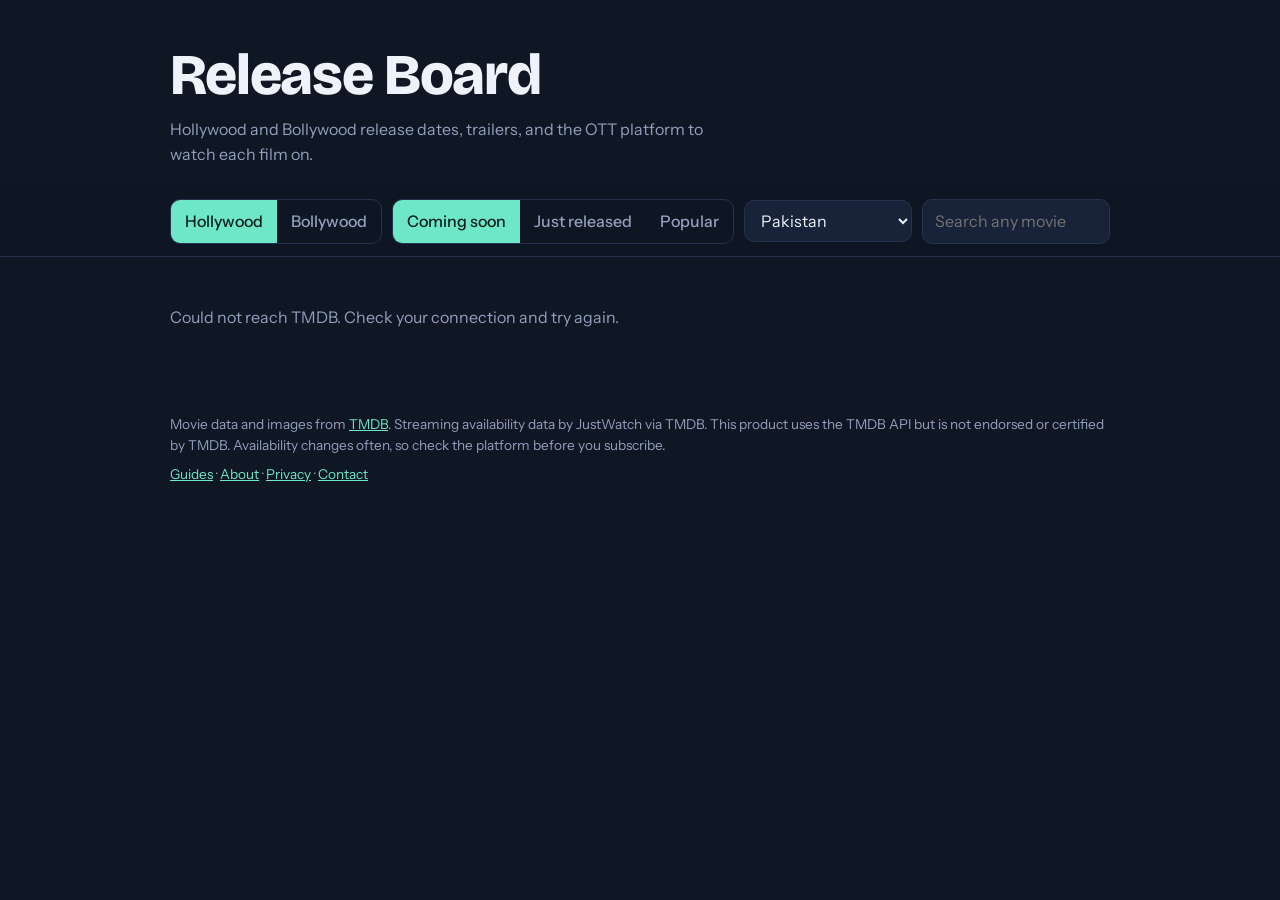
<file: index.html>
<!DOCTYPE html>
<html lang="en">
<head>
<meta charset="UTF-8">
<meta name="viewport" content="width=device-width, initial-scale=1">
<title>Release Board – Hollywood &amp; Bollywood release dates and where to watch</title>
<meta name="description" content="Upcoming Hollywood and Bollywood movie release dates, trailers, and which OTT platform to watch them on.">
<link rel="preconnect" href="https://fonts.googleapis.com">
<link rel="preconnect" href="https://fonts.gstatic.com" crossorigin>
<link href="https://fonts.googleapis.com/css2?family=Bricolage+Grotesque:opsz,wght@12..96,600;12..96,800&family=Instrument+Sans:wght@400;500;600&display=swap" rel="stylesheet">
<style>
:root{--bg:#0f1624;--panel:#182238;--line:#26334f;--text:#eef2fa;--muted:#93a0bd;--mint:#6ee7c8;--coral:#ff7a6b}
*{box-sizing:border-box;margin:0}
html{scroll-behavior:smooth}
body{background:var(--bg);color:var(--text);font:400 16px/1.55 'Instrument Sans',system-ui,sans-serif;padding-bottom:64px}
h1,h2,h3{font-family:'Bricolage Grotesque',system-ui,sans-serif;line-height:1.1}
a{color:var(--mint)}
:focus-visible{outline:2px solid var(--mint);outline-offset:2px}
.wrap{max-width:980px;margin:0 auto;padding:0 20px}
header{padding:44px 0 20px}
header h1{font-size:clamp(2.2rem,6vw,3.6rem);font-weight:800;letter-spacing:-.02em}
header p{color:var(--muted);max-width:52ch;margin-top:10px}
.bar{position:sticky;top:0;z-index:5;background:rgba(15,22,36,.94);backdrop-filter:blur(8px);border-bottom:1px solid var(--line);padding:12px 0}
.bar .wrap{display:flex;flex-wrap:wrap;gap:10px;align-items:center}
.seg{display:flex;border:1px solid var(--line);border-radius:10px;overflow:hidden}
.seg button{background:none;border:0;color:var(--muted);padding:9px 14px;font:inherit;font-weight:500;cursor:pointer}
.seg button[aria-pressed=true]{background:var(--mint);color:#08201a}
select,input{background:var(--panel);border:1px solid var(--line);color:var(--text);border-radius:10px;padding:9px 12px;font:inherit}
input{flex:1;min-width:160px}
.day{display:grid;grid-template-columns:78px 1fr;gap:16px;padding:22px 0;border-bottom:1px solid var(--line)}
.date{font-family:'Bricolage Grotesque',sans-serif;font-weight:800;font-size:2.4rem;line-height:1}
.date small{display:block;font:500 .8rem 'Instrument Sans';color:var(--muted);margin-top:4px}
.items{display:grid;gap:12px}
.item{display:flex;gap:14px;background:var(--panel);border:1px solid var(--line);border-radius:12px;padding:10px;cursor:pointer;text-align:left;color:inherit;font:inherit;width:100%}
.item:hover{border-color:var(--mint)}
.item img,.ph{width:64px;height:96px;object-fit:cover;border-radius:6px;background:#0c1220;flex:none}
.item h3{font-size:1.1rem}
.item .meta{color:var(--muted);font-size:.88rem;margin-top:4px}
.item .ov{color:var(--muted);font-size:.9rem;margin-top:6px;display:-webkit-box;-webkit-line-clamp:2;-webkit-box-orient:vertical;overflow:hidden}
.rate{color:var(--coral);font-weight:600}
.msg{padding:48px 0;color:var(--muted)}
.more{display:block;margin:28px auto 0;background:none;border:1px solid var(--line);color:var(--text);border-radius:10px;padding:11px 22px;font:inherit;cursor:pointer}
dialog{width:min(720px,94vw);max-height:90vh;overflow:auto;background:var(--panel);color:var(--text);border:1px solid var(--line);border-radius:16px;padding:0}
dialog::backdrop{background:rgba(5,8,15,.75)}
.dh{display:flex;gap:16px;padding:20px}
.dh img{width:110px;border-radius:8px;flex:none}
.dh h2{font-size:1.7rem}
.dbody{padding:0 20px 20px}
.chips{display:flex;flex-wrap:wrap;gap:8px;margin:6px 0 14px}
.chip{background:#0c1a1a;border:1px solid var(--mint);color:var(--mint);border-radius:999px;padding:3px 12px;font-size:.85rem}
.chip.alt{border-color:var(--line);color:var(--muted);background:none}
.close{position:sticky;top:8px;float:right;margin:8px;background:var(--bg);border:1px solid var(--line);color:var(--text);border-radius:8px;padding:6px 12px;cursor:pointer;font:inherit}
.video{aspect-ratio:16/9;width:100%;border:0;border-radius:10px;margin-top:8px}
footer{color:var(--muted);font-size:.85rem;padding-top:36px}
@media(max-width:560px){.day{grid-template-columns:1fr;gap:10px}.date{font-size:1.8rem}.dh img{width:84px}}
</style>
</head>
<body>
<header><div class="wrap">
  <h1>Release Board</h1>
  <p>Hollywood and Bollywood release dates, trailers, and the OTT platform to watch each film on.</p>
</div></header>

<div class="bar"><div class="wrap">
  <div class="seg" id="lang" role="group" aria-label="Industry">
    <button aria-pressed="true" data-v="en">Hollywood</button>
    <button aria-pressed="false" data-v="hi">Bollywood</button>
  </div>
  <div class="seg" id="mode" role="group" aria-label="List">
    <button aria-pressed="true" data-v="soon">Coming soon</button>
    <button aria-pressed="false" data-v="recent">Just released</button>
    <button aria-pressed="false" data-v="pop">Popular</button>
  </div>
  <select id="region" aria-label="Country">
    <option value="PK">Pakistan</option><option value="IN">India</option>
    <option value="US">United States</option><option value="GB">United Kingdom</option>
    <option value="AE">UAE</option>
  </select>
  <input id="q" type="search" placeholder="Search any movie" aria-label="Search movies">
</div></div>

<main class="wrap" id="list" aria-live="polite"></main>

<div class="wrap"><footer>
  <p>Movie data and images from <a href="https://www.themoviedb.org/" rel="noopener">TMDB</a>. Streaming availability data by JustWatch via TMDB. This product uses the TMDB API but is not endorsed or certified by TMDB. Availability changes often, so check the platform before you subscribe.</p>
  <p style="margin-top:8px"><a href="guides.html">Guides</a> · <a href="about.html">About</a> · <a href="privacy.html">Privacy</a> · <a href="contact.html">Contact</a></p>
</footer></div>

<dialog id="dlg"><button class="close" id="x">Close</button><div id="dc"></div></dialog>

<script>
// 1) Get a free key at https://www.themoviedb.org/settings/api ("API Key (v3 auth)") and paste it here.
const TMDB_KEY = 'ca74c347c653c49d6d0dc91eb29438e1';
const API = 'https://api.themoviedb.org/3', IMG = 'https://image.tmdb.org/t/p/';
const st = {lang:'en', mode:'soon', region:'PK', page:1, q:''};
const $ = s => document.querySelector(s);
const esc = s => String(s ?? '').replace(/[&<>"']/g, c => ({'&':'&amp;','<':'&lt;','>':'&gt;','"':'&quot;',"'":'&#39;'}[c]));
const iso = d => d.toISOString().slice(0,10);
const today = new Date();

async function tmdb(path, params = {}) {
  const u = new URL(API + path);
  u.searchParams.set('api_key', TMDB_KEY);
  Object.entries(params).forEach(([k,v]) => u.searchParams.set(k, v));
  const r = await fetch(u);
  if (!r.ok) throw new Error(r.status === 401 ? 'key' : 'net');
  return r.json();
}

function query() {
  const base = {with_original_language: st.lang, region: st.region, page: st.page, include_adult: false};
  const ago = new Date(today); ago.setDate(ago.getDate() - 45);
  if (st.q) return ['/search/movie', {query: st.q, page: st.page, include_adult: false}];
  if (st.mode === 'soon') return ['/discover/movie', {...base, sort_by:'primary_release_date.asc', 'primary_release_date.gte': iso(today)}];
  if (st.mode === 'recent') return ['/discover/movie', {...base, sort_by:'primary_release_date.desc', 'primary_release_date.gte': iso(ago), 'primary_release_date.lte': iso(today), 'vote_count.gte': 5}];
  return ['/discover/movie', {...base, sort_by:'popularity.desc', 'primary_release_date.gte': iso(ago)}];
}

async function load(append = false) {
  const box = $('#list');
  if (!append) { box.innerHTML = '<p class="msg">Loading…</p>'; st.page = 1; }
  if (TMDB_KEY.startsWith('PASTE')) { box.innerHTML = '<p class="msg">Add your TMDB API key in index.html (the TMDB_KEY line) to load movies.</p>'; return; }
  try {
    const [p, prm] = query();
    const d = await tmdb(p, prm);
    if (append) box.querySelector('.more')?.remove(); else box.innerHTML = '';
    if (!d.results.length && !append) { box.innerHTML = '<p class="msg">No movies found. Try another search or switch the list.</p>'; return; }
    render(d.results, box, append);
    if (d.page < d.total_pages) {
      const b = document.createElement('button'); b.className = 'more'; b.textContent = 'Show more';
      b.onclick = () => { st.page++; load(true); }; box.appendChild(b);
    }
  } catch (e) {
    box.innerHTML = '<p class="msg">' + (e.message === 'key' ? 'TMDB rejected the API key. Check that you copied the v3 key correctly.' : 'Could not reach TMDB. Check your connection and try again.') + '</p>';
  }
}

function render(movies, box, append) {
  const groups = {};
  movies.forEach(m => { (groups[m.release_date || 'TBA'] ||= []).push(m); });
  Object.keys(groups).sort().forEach(date => {
    const day = document.createElement('section'); day.className = 'day';
    const dt = date === 'TBA' ? null : new Date(date + 'T00:00:00');
    day.innerHTML = '<div class="date">' + (dt ? dt.getDate() : 'TBA') + '<small>' + (dt ? dt.toLocaleDateString('en',{month:'short',year:'numeric',weekday:'short'}) : 'Date not announced') + '</small></div><div class="items"></div>';
    groups[date].forEach(m => {
      const b = document.createElement('button'); b.className = 'item';
      b.innerHTML = (m.poster_path ? '<img loading="lazy" alt="" src="' + IMG + 'w185' + m.poster_path + '">' : '<div class="ph"></div>') +
        '<div><h3>' + esc(m.title) + '</h3><div class="meta">' + (m.vote_average ? '<span class="rate">★ ' + m.vote_average.toFixed(1) + '</span> · ' : '') + esc(m.original_language.toUpperCase()) + '</div><p class="ov">' + esc(m.overview) + '</p></div>';
      b.onclick = () => openMovie(m.id);
      day.querySelector('.items').appendChild(b);
    });
    box.appendChild(day);
  });
}

async function openMovie(id) {
  const dlg = $('#dlg'), dc = $('#dc');
  dc.innerHTML = '<p class="msg" style="padding:24px">Loading…</p>'; dlg.showModal();
  try {
    const m = await tmdb('/movie/' + id, {append_to_response: 'videos,watch/providers,credits'});
    const pr = m['watch/providers']?.results?.[st.region];
    const chips = (arr, cls) => (arr || []).map(p => '<span class="chip ' + cls + '">' + esc(p.provider_name) + '</span>').join('');
    const trailer = (m.videos?.results || []).find(v => v.site === 'YouTube' && v.type === 'Trailer');
    const cast = (m.credits?.cast || []).slice(0, 6).map(c => esc(c.name)).join(', ');
    const stream = pr ? chips(pr.flatrate, '') + chips(pr.rent, 'alt') + chips(pr.buy, 'alt') : '';
    dc.innerHTML =
      '<div class="dh">' + (m.poster_path ? '<img alt="" src="' + IMG + 'w342' + m.poster_path + '">' : '') +
      '<div><h2>' + esc(m.title) + '</h2><p class="meta" style="color:var(--muted)">' + esc(m.release_date || 'Date TBA') + (m.runtime ? ' · ' + m.runtime + ' min' : '') + (m.vote_average ? ' · <span class="rate">★ ' + m.vote_average.toFixed(1) + '</span>' : '') + '</p>' +
      '<p style="color:var(--muted);margin-top:6px">' + esc((m.genres || []).map(g => g.name).join(', ')) + '</p></div></div>' +
      '<div class="dbody"><p>' + esc(m.overview || 'No synopsis yet.') + '</p>' +
      (cast ? '<p style="color:var(--muted);margin-top:10px">Cast: ' + cast + '</p>' : '') +
      '<h3 style="margin:18px 0 4px;font-size:1.1rem">Where to watch in ' + esc($('#region').selectedOptions[0].text) + '</h3>' +
      '<div class="chips">' + (stream || '<span class="msg" style="padding:0">Not on any platform in this country yet.</span>') + '</div>' +
      (trailer ? '<h3 style="margin:18px 0 4px;font-size:1.1rem">Trailer</h3><iframe class="video" loading="lazy" allowfullscreen title="Trailer" src="https://www.youtube-nocookie.com/embed/' + esc(trailer.key) + '"></iframe>' : '') +
      '</div>';
  } catch (e) { dc.innerHTML = '<p class="msg" style="padding:24px">Could not load this movie. Close and try again.</p>'; }
}

function seg(id, key) {
  $(id).addEventListener('click', e => {
    const b = e.target.closest('button'); if (!b) return;
    $(id).querySelectorAll('button').forEach(x => x.setAttribute('aria-pressed', x === b));
    st[key] = b.dataset.v; load();
  });
}
seg('#lang', 'lang'); seg('#mode', 'mode');
$('#region').onchange = e => { st.region = e.target.value; load(); };
let t; $('#q').addEventListener('input', e => { clearTimeout(t); t = setTimeout(() => { st.q = e.target.value.trim(); load(); }, 400); });
$('#x').onclick = () => $('#dlg').close();
$('#dlg').addEventListener('click', e => { if (e.target.id === 'dlg') e.target.close(); });
$('#dlg').addEventListener('close', () => { $('#dc').innerHTML = ''; });
load();
</script>
</body>
</html>
</file>
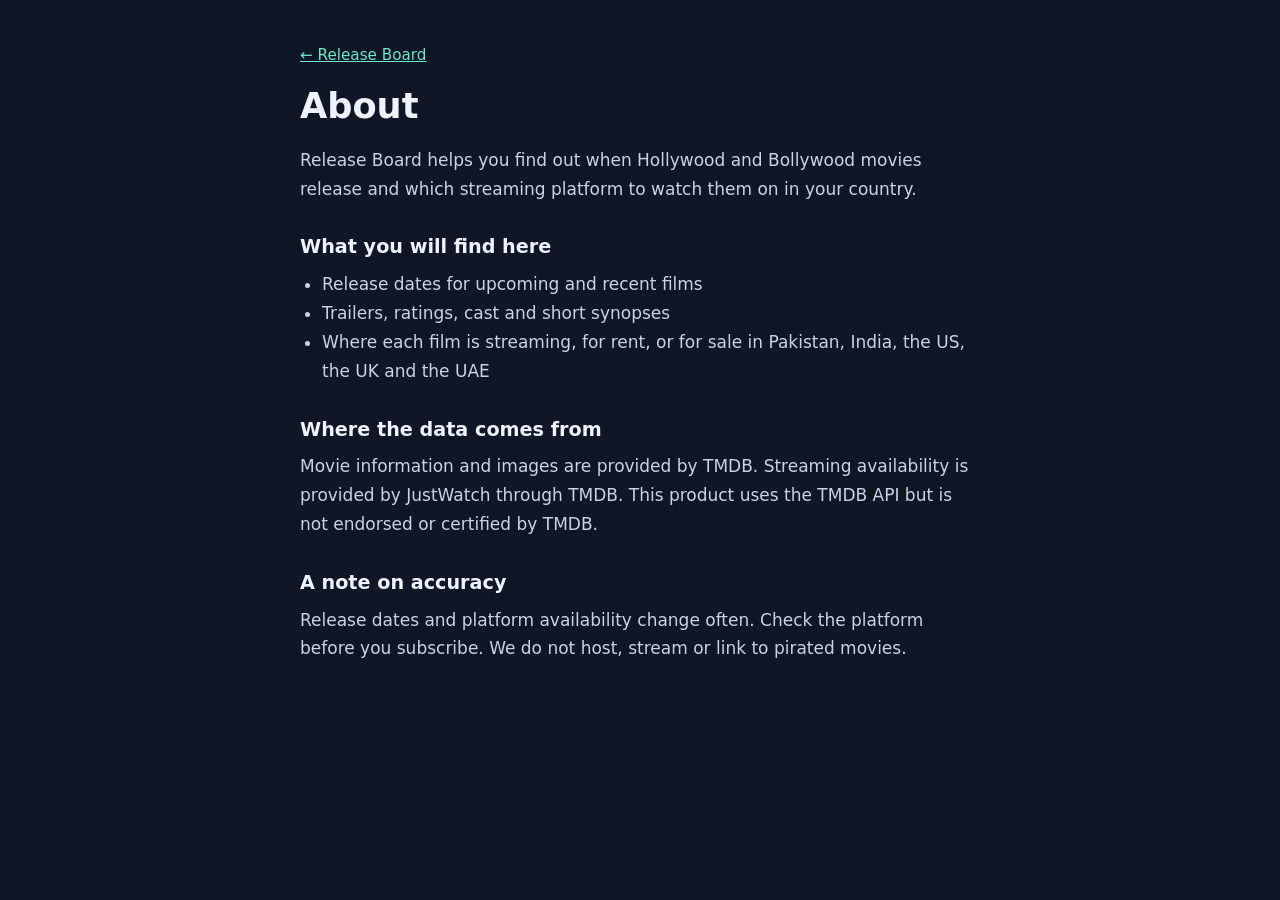
<file: about.html>
<!DOCTYPE html>
<html lang="en"><head><meta charset="UTF-8"><meta name="viewport" content="width=device-width, initial-scale=1">
<title>About – Release Board</title><link rel="stylesheet" href="page.css"></head>
<body><main><a class="back" href="index.html">← Release Board</a><h1>About</h1>
<p>Release Board helps you find out when Hollywood and Bollywood movies release and which streaming platform to watch them on in your country.</p>
<h2>What you will find here</h2><ul><li>Release dates for upcoming and recent films</li><li>Trailers, ratings, cast and short synopses</li><li>Where each film is streaming, for rent, or for sale in Pakistan, India, the US, the UK and the UAE</li></ul>
<h2>Where the data comes from</h2><p>Movie information and images are provided by TMDB. Streaming availability is provided by JustWatch through TMDB. This product uses the TMDB API but is not endorsed or certified by TMDB.</p>
<h2>A note on accuracy</h2><p>Release dates and platform availability change often. Check the platform before you subscribe. We do not host, stream or link to pirated movies.</p>
</main></body></html>
</file>
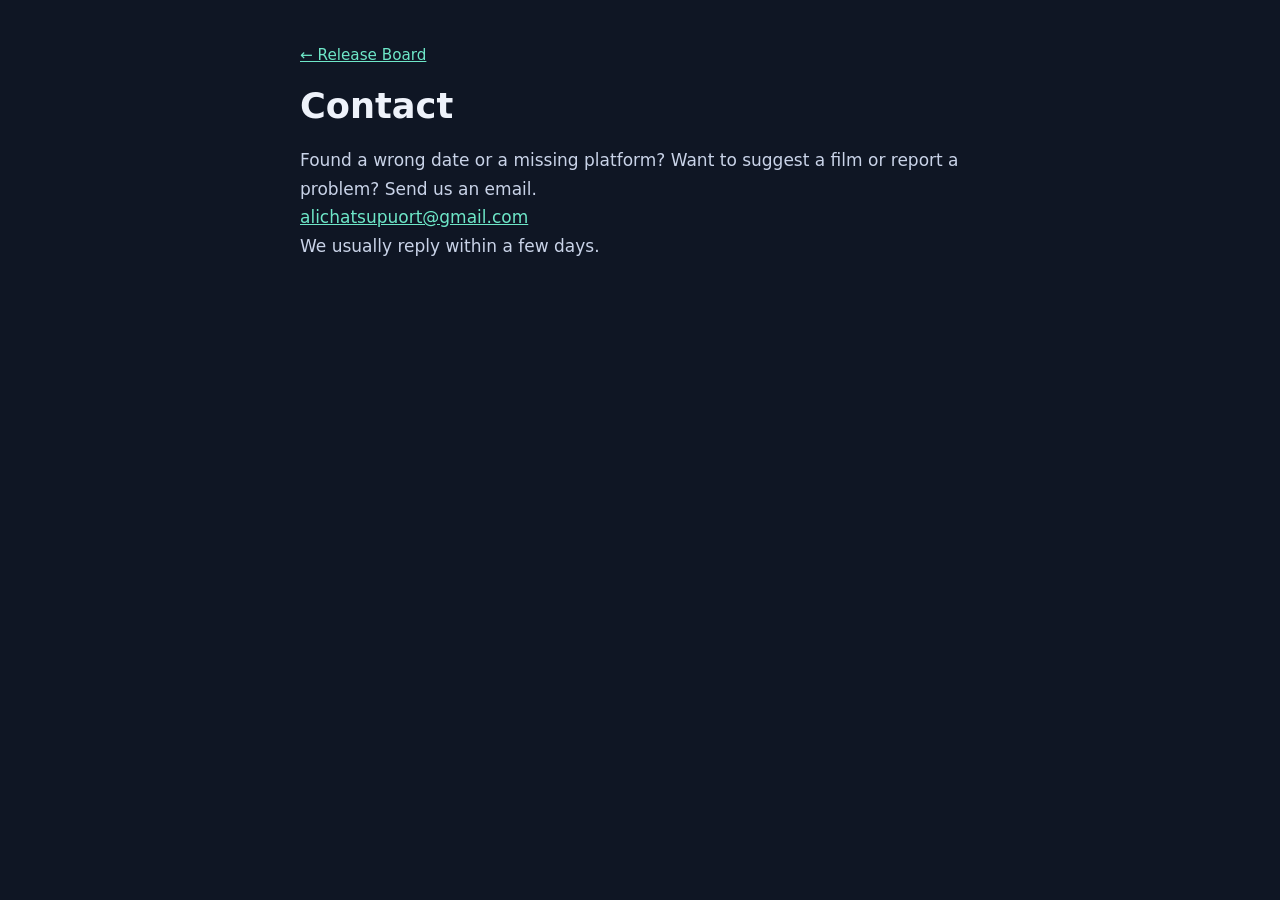
<file: contact.html>
<!DOCTYPE html>
<html lang="en"><head><meta charset="UTF-8"><meta name="viewport" content="width=device-width, initial-scale=1">
<title>Contact – Release Board</title><link rel="stylesheet" href="page.css"></head>
<body><main><a class="back" href="index.html">← Release Board</a><h1>Contact</h1>
<p>Found a wrong date or a missing platform? Want to suggest a film or report a problem? Send us an email.</p>
<p><a href="mailto:alichatsupuort@gmail.com">alichatsupuort@gmail.com</a></p><p>We usually reply within a few days.</p>
</main></body></html>
</file>
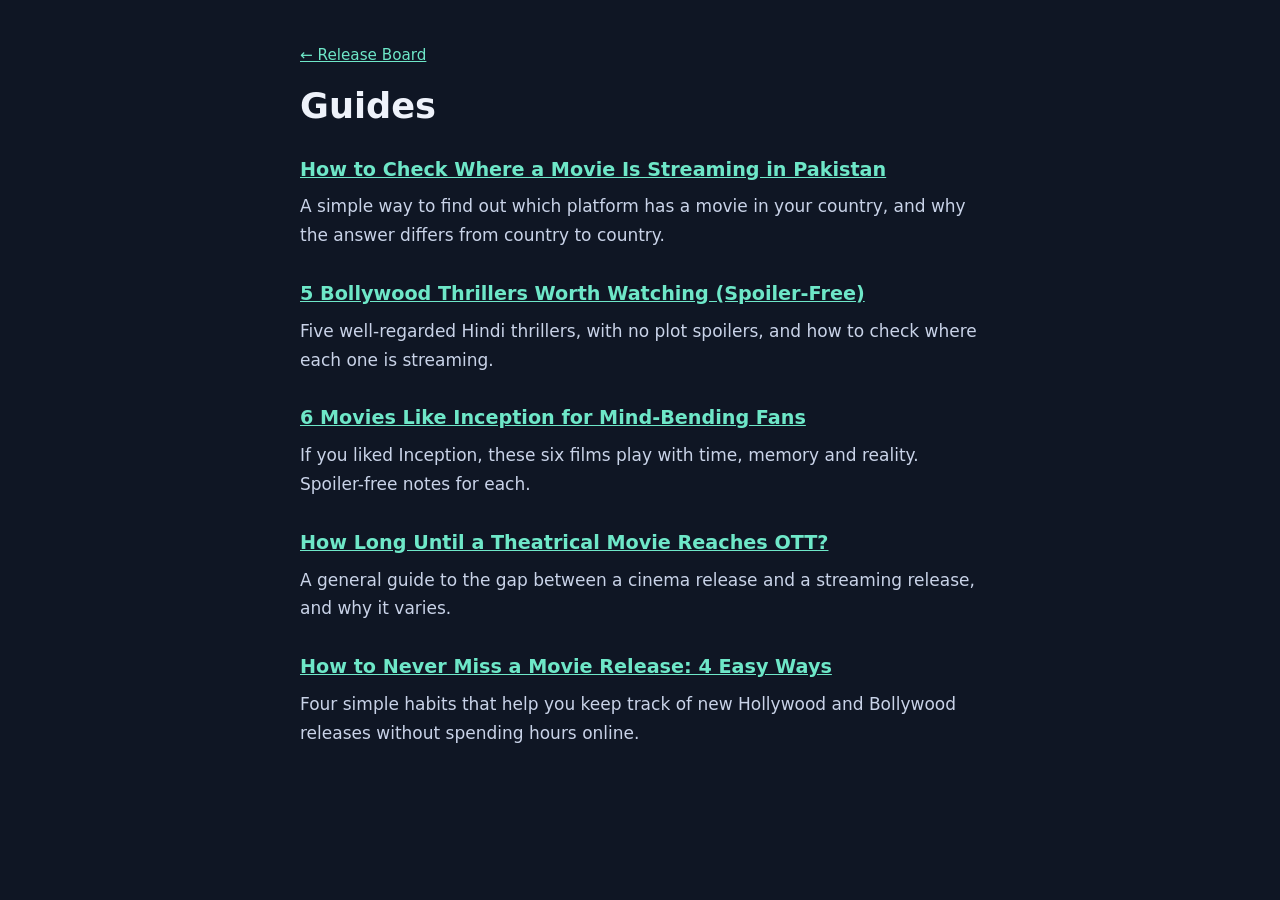
<file: guides.html>
<!DOCTYPE html>
<html lang="en"><head><meta charset="UTF-8"><meta name="viewport" content="width=device-width, initial-scale=1"><title>Guides – Release Board</title><meta name="description" content="Movie guides for Hollywood and Bollywood fans."><link rel="stylesheet" href="page.css"></head>
<body><main><a class="back" href="index.html">← Release Board</a><h1>Guides</h1>
<h2><a href="articles/how-to-check-where-a-movie-is-streaming.html">How to Check Where a Movie Is Streaming in Pakistan</a></h2><p>A simple way to find out which platform has a movie in your country, and why the answer differs from country to country.</p>
<h2><a href="articles/best-bollywood-thrillers.html">5 Bollywood Thrillers Worth Watching (Spoiler-Free)</a></h2><p>Five well-regarded Hindi thrillers, with no plot spoilers, and how to check where each one is streaming.</p>
<h2><a href="articles/movies-like-inception.html">6 Movies Like Inception for Mind-Bending Fans</a></h2><p>If you liked Inception, these six films play with time, memory and reality. Spoiler-free notes for each.</p>
<h2><a href="articles/how-long-until-movie-on-ott.html">How Long Until a Theatrical Movie Reaches OTT?</a></h2><p>A general guide to the gap between a cinema release and a streaming release, and why it varies.</p>
<h2><a href="articles/never-miss-a-movie-release.html">How to Never Miss a Movie Release: 4 Easy Ways</a></h2><p>Four simple habits that help you keep track of new Hollywood and Bollywood releases without spending hours online.</p>
</main></body></html>
</file>
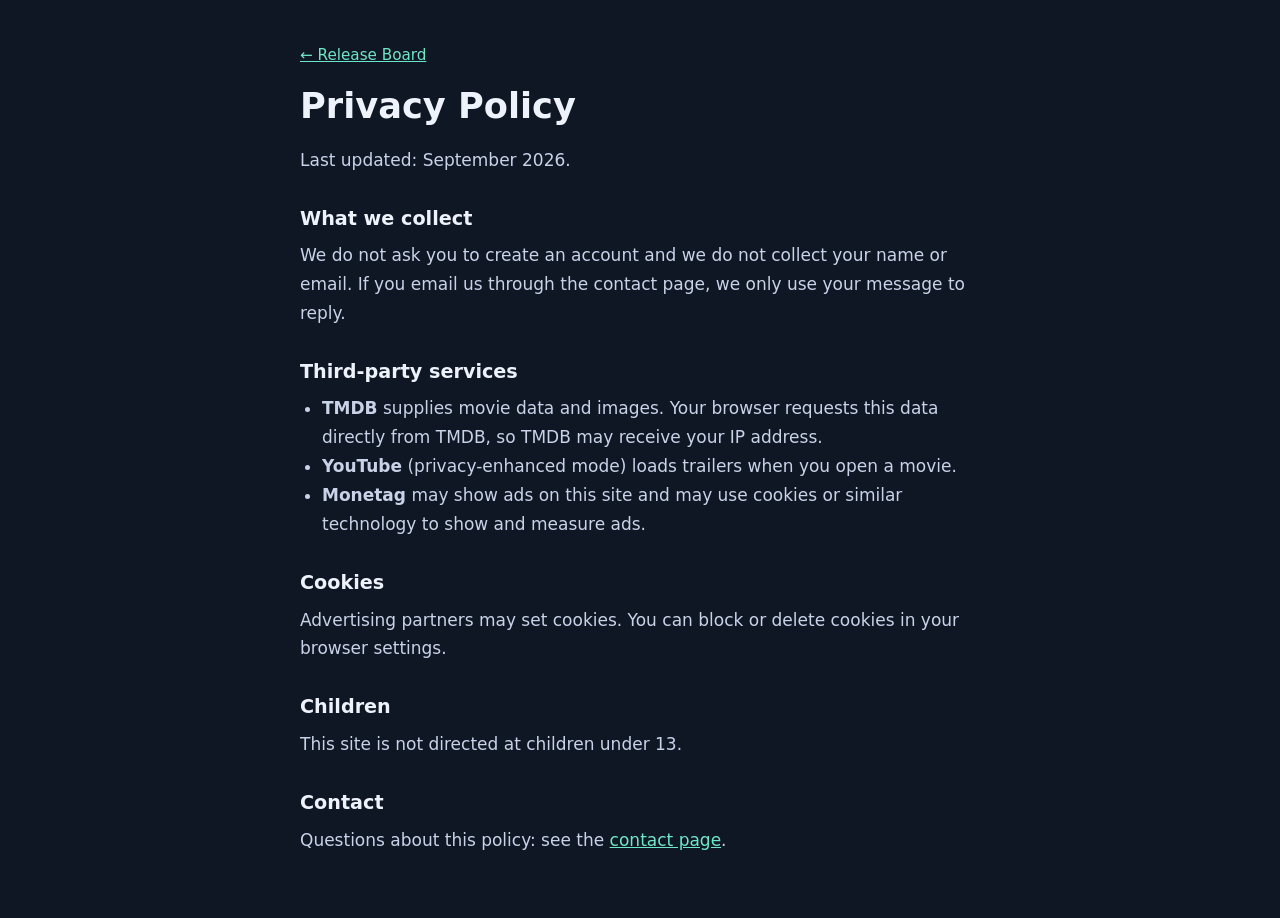
<file: privacy.html>
<!DOCTYPE html>
<html lang="en"><head><meta charset="UTF-8"><meta name="viewport" content="width=device-width, initial-scale=1">
<title>Privacy Policy – Release Board</title><link rel="stylesheet" href="page.css"></head>
<body><main><a class="back" href="index.html">← Release Board</a><h1>Privacy Policy</h1>
<p>Last updated: September 2026.</p>
<h2>What we collect</h2><p>We do not ask you to create an account and we do not collect your name or email. If you email us through the contact page, we only use your message to reply.</p>
<h2>Third-party services</h2><ul><li><strong>TMDB</strong> supplies movie data and images. Your browser requests this data directly from TMDB, so TMDB may receive your IP address.</li><li><strong>YouTube</strong> (privacy-enhanced mode) loads trailers when you open a movie.</li><li><strong>Monetag</strong> may show ads on this site and may use cookies or similar technology to show and measure ads.</li></ul>
<h2>Cookies</h2><p>Advertising partners may set cookies. You can block or delete cookies in your browser settings.</p>
<h2>Children</h2><p>This site is not directed at children under 13.</p>
<h2>Contact</h2><p>Questions about this policy: see the <a href="contact.html">contact page</a>.</p>
</main></body></html>
</file>
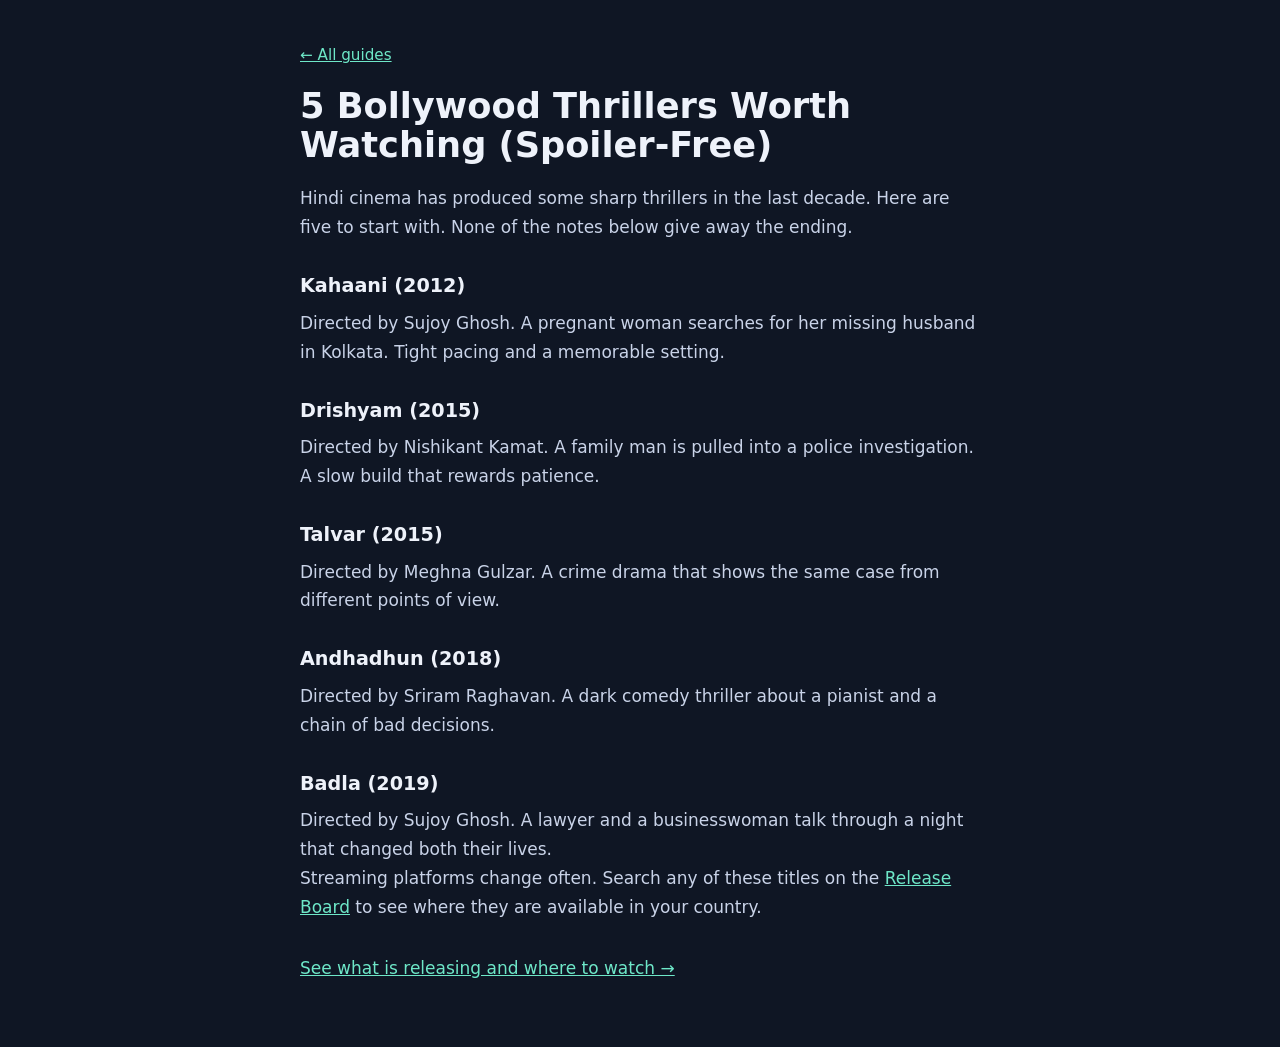
<file: articles/best-bollywood-thrillers.html>
<!DOCTYPE html>
<html lang="en"><head><meta charset="UTF-8"><meta name="viewport" content="width=device-width, initial-scale=1">
<title>5 Bollywood Thrillers Worth Watching (Spoiler-Free) – Release Board</title><meta name="description" content="Five well-regarded Hindi thrillers, with no plot spoilers, and how to check where each one is streaming.">
<link rel="canonical" href="https://alichatspuort-sudo.github.io/release-board/articles/best-bollywood-thrillers.html"><link rel="stylesheet" href="../page.css"></head>
<body><main><a class="back" href="../guides.html">← All guides</a><h1>5 Bollywood Thrillers Worth Watching (Spoiler-Free)</h1>
<p>Hindi cinema has produced some sharp thrillers in the last decade. Here are five to start with. None of the notes below give away the ending.</p>
<h2>Kahaani (2012)</h2>
<p>Directed by Sujoy Ghosh. A pregnant woman searches for her missing husband in Kolkata. Tight pacing and a memorable setting.</p>
<h2>Drishyam (2015)</h2>
<p>Directed by Nishikant Kamat. A family man is pulled into a police investigation. A slow build that rewards patience.</p>
<h2>Talvar (2015)</h2>
<p>Directed by Meghna Gulzar. A crime drama that shows the same case from different points of view.</p>
<h2>Andhadhun (2018)</h2>
<p>Directed by Sriram Raghavan. A dark comedy thriller about a pianist and a chain of bad decisions.</p>
<h2>Badla (2019)</h2>
<p>Directed by Sujoy Ghosh. A lawyer and a businesswoman talk through a night that changed both their lives.</p>
<p>Streaming platforms change often. Search any of these titles on the <a href="../index.html">Release Board</a> to see where they are available in your country.</p>

<p style="margin-top:32px"><a href="../index.html">See what is releasing and where to watch →</a></p>
</main></body></html>
</file>
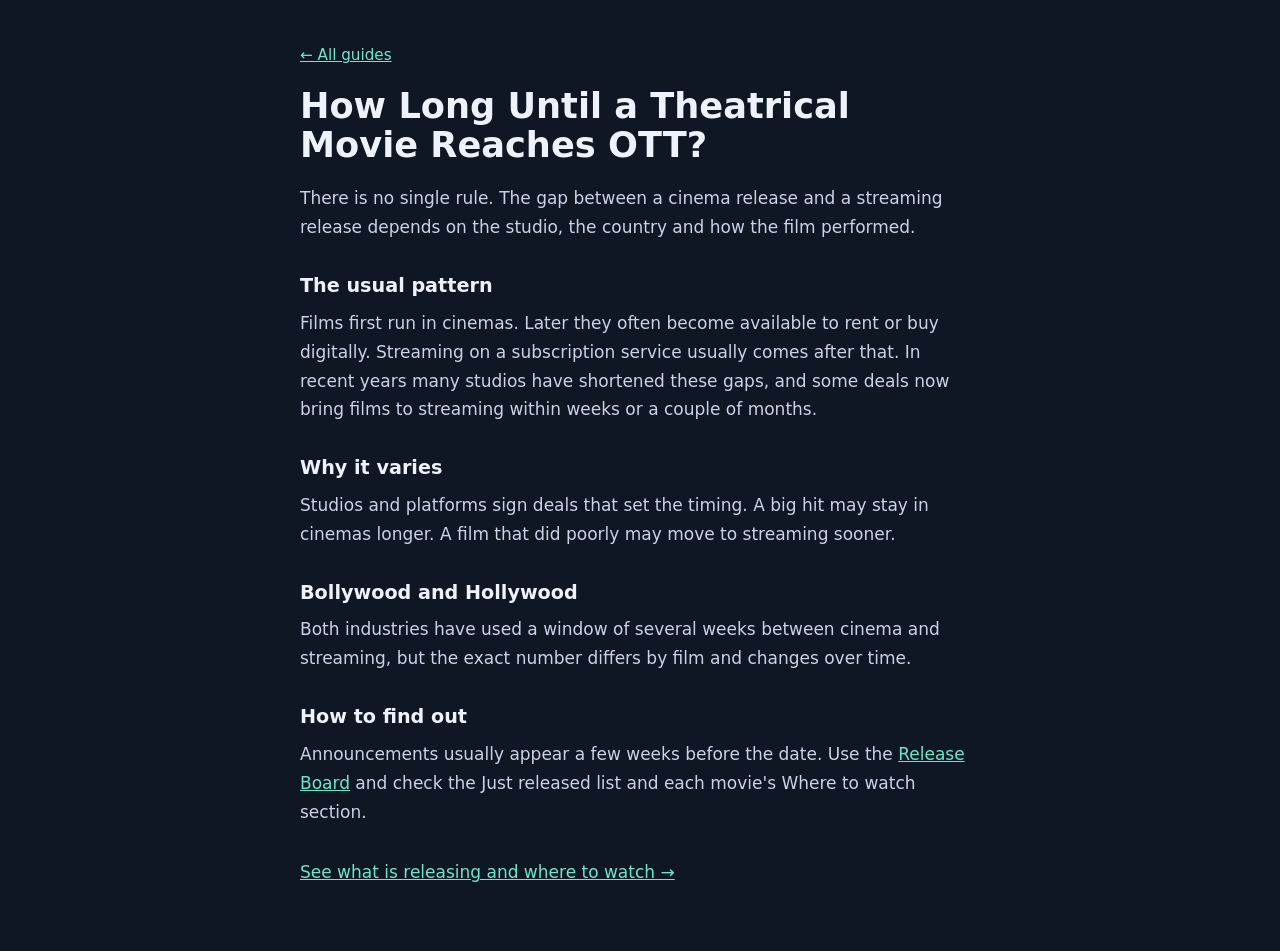
<file: articles/how-long-until-movie-on-ott.html>
<!DOCTYPE html>
<html lang="en"><head><meta charset="UTF-8"><meta name="viewport" content="width=device-width, initial-scale=1">
<title>How Long Until a Theatrical Movie Reaches OTT? – Release Board</title><meta name="description" content="A general guide to the gap between a cinema release and a streaming release, and why it varies.">
<link rel="canonical" href="https://alichatspuort-sudo.github.io/release-board/articles/how-long-until-movie-on-ott.html"><link rel="stylesheet" href="../page.css"></head>
<body><main><a class="back" href="../guides.html">← All guides</a><h1>How Long Until a Theatrical Movie Reaches OTT?</h1>
<p>There is no single rule. The gap between a cinema release and a streaming release depends on the studio, the country and how the film performed.</p>
<h2>The usual pattern</h2>
<p>Films first run in cinemas. Later they often become available to rent or buy digitally. Streaming on a subscription service usually comes after that. In recent years many studios have shortened these gaps, and some deals now bring films to streaming within weeks or a couple of months.</p>
<h2>Why it varies</h2>
<p>Studios and platforms sign deals that set the timing. A big hit may stay in cinemas longer. A film that did poorly may move to streaming sooner.</p>
<h2>Bollywood and Hollywood</h2>
<p>Both industries have used a window of several weeks between cinema and streaming, but the exact number differs by film and changes over time.</p>
<h2>How to find out</h2>
<p>Announcements usually appear a few weeks before the date. Use the <a href="../index.html">Release Board</a> and check the Just released list and each movie's Where to watch section.</p>

<p style="margin-top:32px"><a href="../index.html">See what is releasing and where to watch →</a></p>
</main></body></html>
</file>
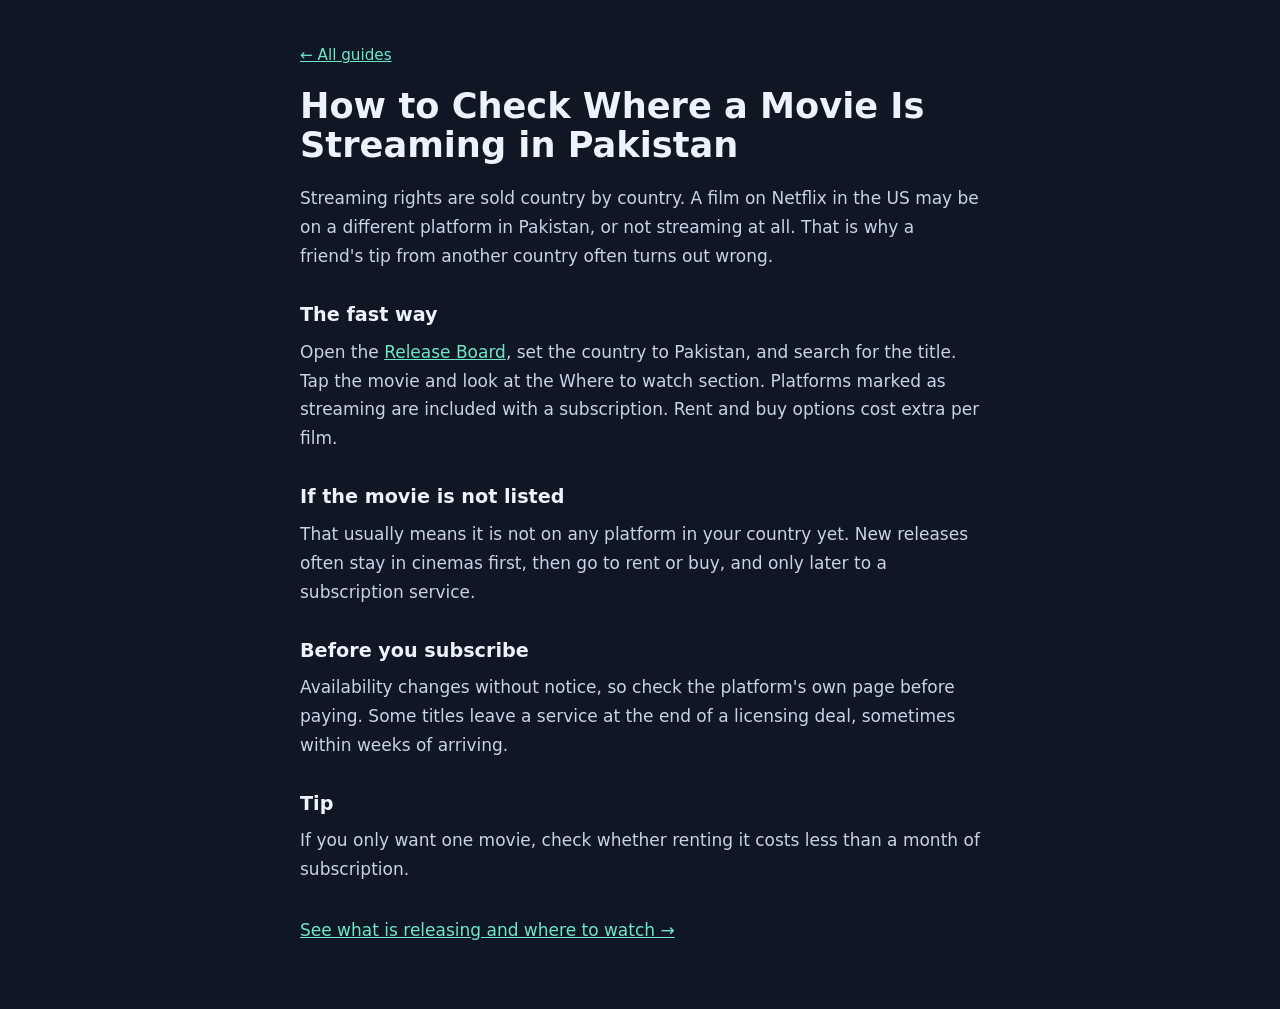
<file: articles/how-to-check-where-a-movie-is-streaming.html>
<!DOCTYPE html>
<html lang="en"><head><meta charset="UTF-8"><meta name="viewport" content="width=device-width, initial-scale=1">
<title>How to Check Where a Movie Is Streaming in Pakistan – Release Board</title><meta name="description" content="A simple way to find out which platform has a movie in your country, and why the answer differs from country to country.">
<link rel="canonical" href="https://alichatspuort-sudo.github.io/release-board/articles/how-to-check-where-a-movie-is-streaming.html"><link rel="stylesheet" href="../page.css"></head>
<body><main><a class="back" href="../guides.html">← All guides</a><h1>How to Check Where a Movie Is Streaming in Pakistan</h1>
<p>Streaming rights are sold country by country. A film on Netflix in the US may be on a different platform in Pakistan, or not streaming at all. That is why a friend's tip from another country often turns out wrong.</p>
<h2>The fast way</h2>
<p>Open the <a href="../index.html">Release Board</a>, set the country to Pakistan, and search for the title. Tap the movie and look at the Where to watch section. Platforms marked as streaming are included with a subscription. Rent and buy options cost extra per film.</p>
<h2>If the movie is not listed</h2>
<p>That usually means it is not on any platform in your country yet. New releases often stay in cinemas first, then go to rent or buy, and only later to a subscription service.</p>
<h2>Before you subscribe</h2>
<p>Availability changes without notice, so check the platform's own page before paying. Some titles leave a service at the end of a licensing deal, sometimes within weeks of arriving.</p>
<h2>Tip</h2>
<p>If you only want one movie, check whether renting it costs less than a month of subscription.</p>

<p style="margin-top:32px"><a href="../index.html">See what is releasing and where to watch →</a></p>
</main></body></html>
</file>
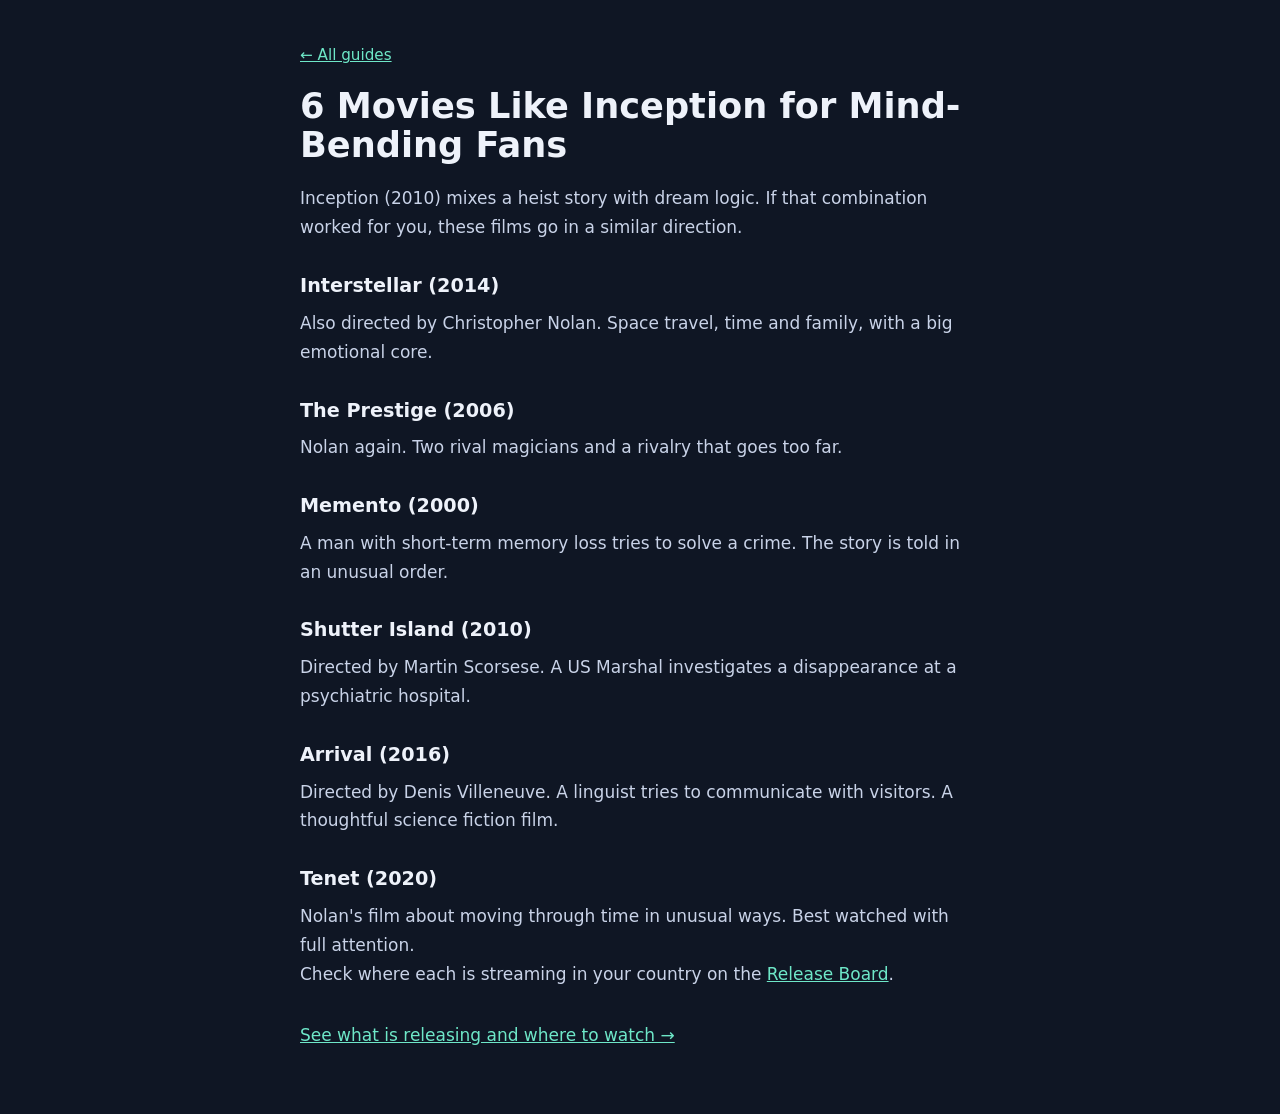
<file: articles/movies-like-inception.html>
<!DOCTYPE html>
<html lang="en"><head><meta charset="UTF-8"><meta name="viewport" content="width=device-width, initial-scale=1">
<title>6 Movies Like Inception for Mind-Bending Fans – Release Board</title><meta name="description" content="If you liked Inception, these six films play with time, memory and reality. Spoiler-free notes for each.">
<link rel="canonical" href="https://alichatspuort-sudo.github.io/release-board/articles/movies-like-inception.html"><link rel="stylesheet" href="../page.css"></head>
<body><main><a class="back" href="../guides.html">← All guides</a><h1>6 Movies Like Inception for Mind-Bending Fans</h1>
<p>Inception (2010) mixes a heist story with dream logic. If that combination worked for you, these films go in a similar direction.</p>
<h2>Interstellar (2014)</h2>
<p>Also directed by Christopher Nolan. Space travel, time and family, with a big emotional core.</p>
<h2>The Prestige (2006)</h2>
<p>Nolan again. Two rival magicians and a rivalry that goes too far.</p>
<h2>Memento (2000)</h2>
<p>A man with short-term memory loss tries to solve a crime. The story is told in an unusual order.</p>
<h2>Shutter Island (2010)</h2>
<p>Directed by Martin Scorsese. A US Marshal investigates a disappearance at a psychiatric hospital.</p>
<h2>Arrival (2016)</h2>
<p>Directed by Denis Villeneuve. A linguist tries to communicate with visitors. A thoughtful science fiction film.</p>
<h2>Tenet (2020)</h2>
<p>Nolan's film about moving through time in unusual ways. Best watched with full attention.</p>
<p>Check where each is streaming in your country on the <a href="../index.html">Release Board</a>.</p>

<p style="margin-top:32px"><a href="../index.html">See what is releasing and where to watch →</a></p>
</main></body></html>
</file>
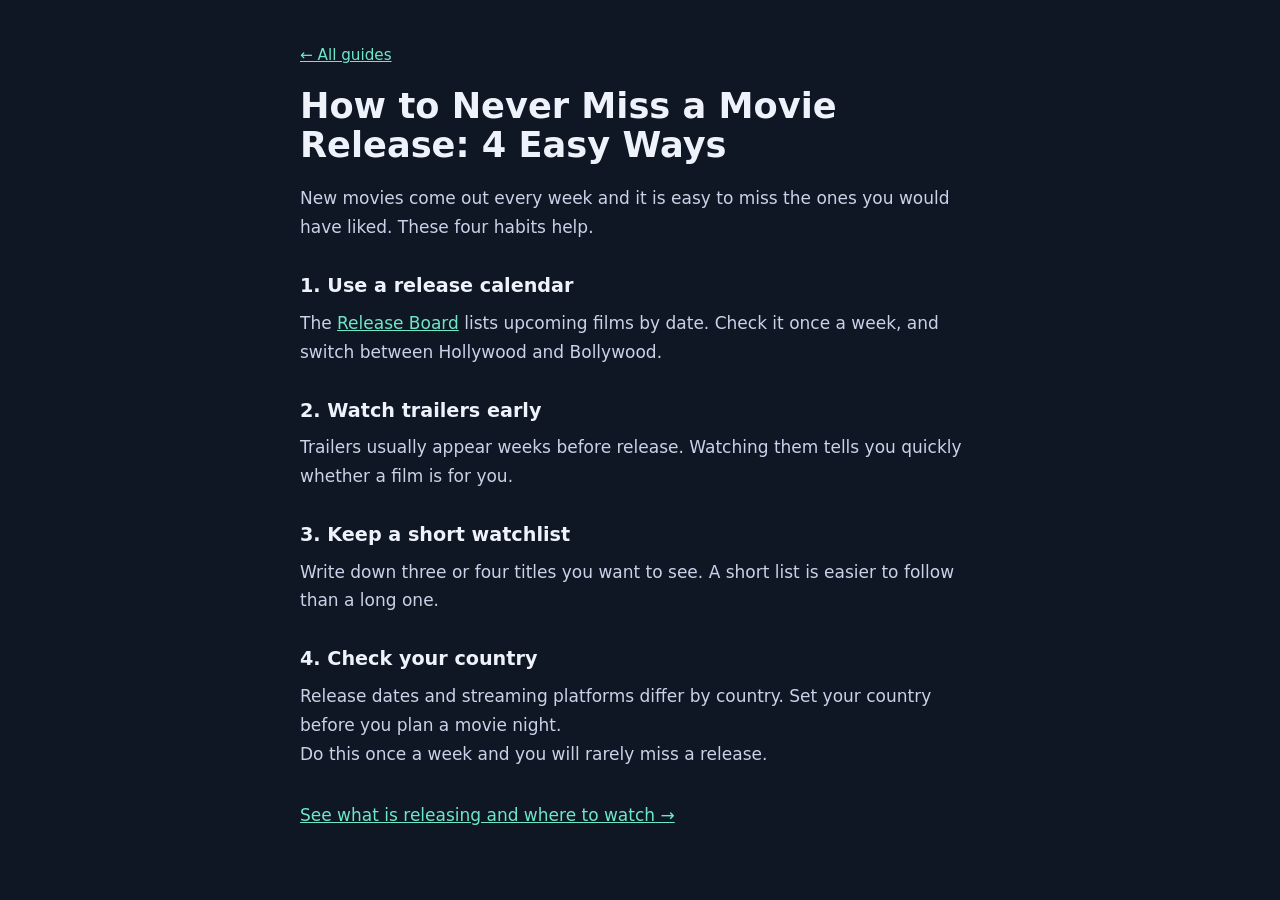
<file: articles/never-miss-a-movie-release.html>
<!DOCTYPE html>
<html lang="en"><head><meta charset="UTF-8"><meta name="viewport" content="width=device-width, initial-scale=1">
<title>How to Never Miss a Movie Release: 4 Easy Ways – Release Board</title><meta name="description" content="Four simple habits that help you keep track of new Hollywood and Bollywood releases without spending hours online.">
<link rel="canonical" href="https://alichatspuort-sudo.github.io/release-board/articles/never-miss-a-movie-release.html"><link rel="stylesheet" href="../page.css"></head>
<body><main><a class="back" href="../guides.html">← All guides</a><h1>How to Never Miss a Movie Release: 4 Easy Ways</h1>
<p>New movies come out every week and it is easy to miss the ones you would have liked. These four habits help.</p>
<h2>1. Use a release calendar</h2>
<p>The <a href="../index.html">Release Board</a> lists upcoming films by date. Check it once a week, and switch between Hollywood and Bollywood.</p>
<h2>2. Watch trailers early</h2>
<p>Trailers usually appear weeks before release. Watching them tells you quickly whether a film is for you.</p>
<h2>3. Keep a short watchlist</h2>
<p>Write down three or four titles you want to see. A short list is easier to follow than a long one.</p>
<h2>4. Check your country</h2>
<p>Release dates and streaming platforms differ by country. Set your country before you plan a movie night.</p>
<p>Do this once a week and you will rarely miss a release.</p>

<p style="margin-top:32px"><a href="../index.html">See what is releasing and where to watch →</a></p>
</main></body></html>
</file>
<file: page.css>
:root{--bg:#0f1624;--panel:#182238;--line:#26334f;--text:#eef2fa;--muted:#93a0bd;--mint:#6ee7c8}
*{box-sizing:border-box;margin:0}
body{background:var(--bg);color:var(--text);font:400 17px/1.7 system-ui,-apple-system,'Segoe UI',sans-serif;padding:40px 20px 64px}
main{max-width:680px;margin:0 auto}
h1{font-size:2.2rem;line-height:1.1;margin:18px 0 20px}
h2{font-size:1.2rem;margin:28px 0 6px}
p,li{color:#c9d3e8}
ul{padding-left:22px}
a{color:var(--mint)}
.back{font-size:.95rem}
</file>
